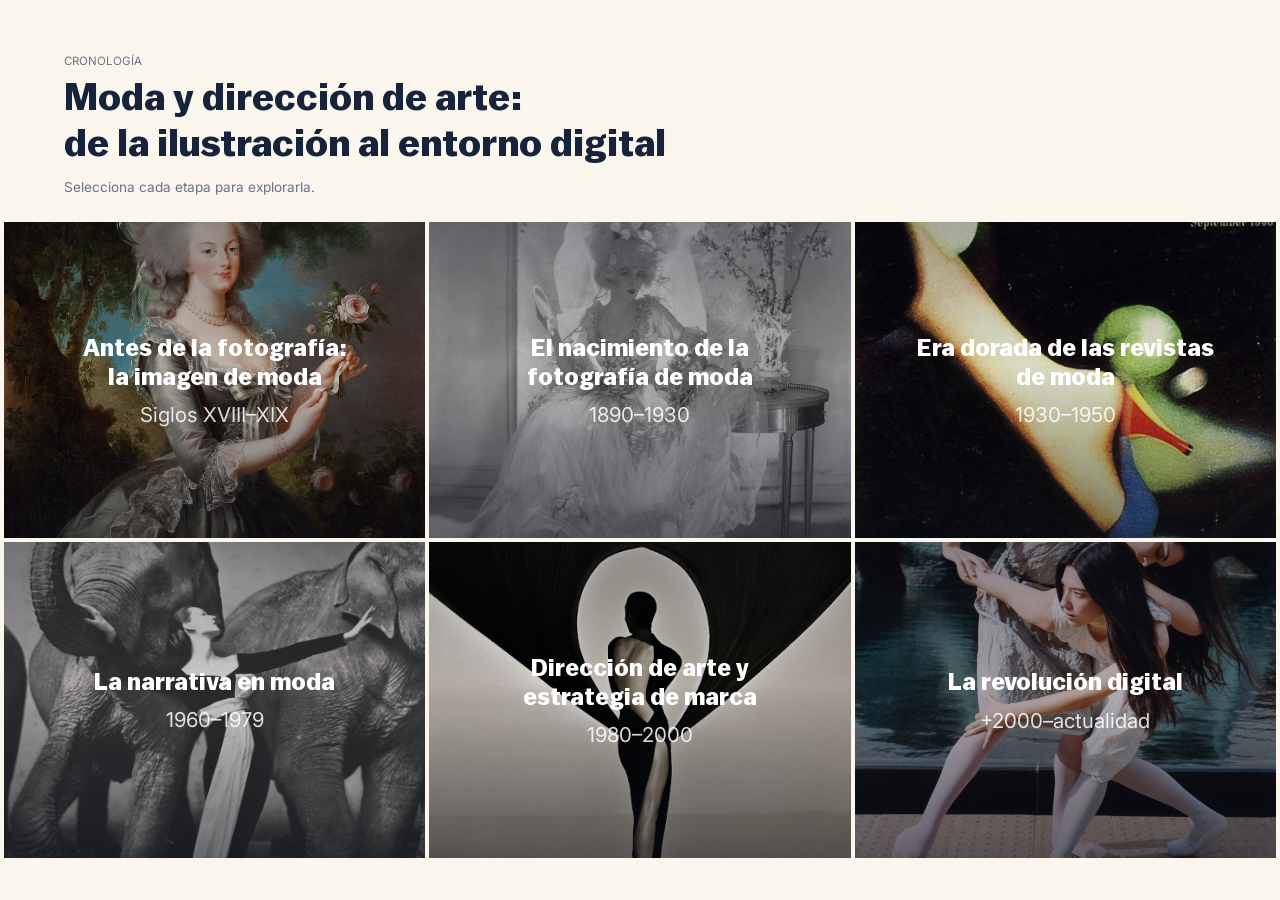
<file: index.html>
<!DOCTYPE html>
<html lang="es">
<head>
<meta charset="utf-8">
<meta name="viewport" content="width=device-width, initial-scale=1">
<title>Moda y dirección de arte: de la ilustración al entorno digital</title>
<link rel="preconnect" href="https://fonts.googleapis.com">
<link rel="preconnect" href="https://fonts.gstatic.com" crossorigin>
<link href="https://fonts.googleapis.com/css2?family=Inter:wght@400;700&family=Space+Grotesk:wght@700&display=swap" rel="stylesheet">
<link rel="stylesheet" href="styles.css">
</head>
<body>

<header class="index-header">
  <span class="index-eyebrow">Cronología</span>
  <h1 class="index-title display">Moda y dirección de arte:<br>de la ilustración al entorno digital</h1>
  <p class="index-instruction">Selecciona cada etapa para explorarla.</p>
</header>

<div class="grid">
  <a class="card" href="01.html">
    <img src="img/01-cover.jpg" alt="Antes de la fotografía: la imagen de moda">
    <div class="card-text">
      <span class="card-title display">Antes de la fotografía:<br>la imagen de moda</span>
      <span class="card-dates">Siglos XVIII–XIX</span>
    </div>
  </a>

  <a class="card" href="02.html">
    <img src="img/02-cover.jpg" alt="El nacimiento de la fotografía de moda">
    <div class="card-text">
      <span class="card-title display">El nacimiento de la fotografía de moda</span>
      <span class="card-dates">1890–1930</span>
    </div>
  </a>

  <a class="card" href="03.html">
    <img src="img/03-cover.jpg" alt="Era dorada de las revistas de moda">
    <div class="card-text">
      <span class="card-title display">Era dorada de las revistas de moda</span>
      <span class="card-dates">1930–1950</span>
    </div>
  </a>

  <a class="card" href="04.html">
    <img src="img/04-cover.jpg" alt="La narrativa en moda">
    <div class="card-text">
      <span class="card-title display">La narrativa en moda</span>
      <span class="card-dates">1960–1979</span>
    </div>
  </a>

  <a class="card" href="05.html">
    <img src="img/05-cover.jpg" alt="Dirección de arte y estrategia de marca">
    <div class="card-text">
      <span class="card-title display">Dirección de arte y estrategia de marca</span>
      <span class="card-dates">1980–2000</span>
    </div>
  </a>

  <a class="card" href="06.html">
    <img src="img/06-cover.jpg" alt="La revolución digital">
    <div class="card-text">
      <span class="card-title display">La revolución digital</span>
      <span class="card-dates">+2000–actualidad</span>
    </div>
  </a>
</div>

</body>
</html>
</file>
<file: styles.css>
/* ═══════════════════════════════════════════════════
   Moda y dirección de arte — estilos compartidos
   (index.html + páginas de detalle 01–06)
═══════════════════════════════════════════════════ */

@font-face {
  font-family: "Balto-Bold";
  src: url("fonts/Balto-Bold.woff2") format("woff2");
  font-weight: 700;
  font-style: normal;
}

*, *::before, *::after { box-sizing: border-box; margin: 0; padding: 0; }
html { overflow-x: clip; }
body {
  overflow-x: clip;
  font-family: "Inter", sans-serif;
  background: var(--cream);
  color: var(--navy);
}

:root {
  --cream: #FAF6EE;
  --navy: #16233A;
  --navy-soft: #3C4A61;
  --muted: #6B7280;
  --line: rgba(22, 35, 58, 0.12);
  --overlay: rgba(10, 14, 22, 0.55);
}

a { color: inherit; text-decoration: none; }

.display {
  font-family: "Balto-Bold", "Space Grotesk", "Inter", sans-serif;
  font-weight: 700;
}

/* ═══════════════════════════════════════════════════
   ÍNDICE — index.html
═══════════════════════════════════════════════════ */
.index-header {
  padding: 6vh 5vw 3vh;
  max-width: 900px;
}
.index-eyebrow {
  display: block;
  font-family: "Inter", sans-serif;
  font-weight: 400;
  font-size: clamp(0.65rem, 0.9vw, 0.8rem);
  letter-spacing: normal;
  text-transform: uppercase;
  color: var(--muted);
  margin-bottom: 0.6em;
}
.index-title {
  font-size: clamp(1.6rem, 3vw, 2.6rem);
  line-height: 1.2;
  color: var(--navy);
  white-space: nowrap;
}
.index-instruction {
  font-family: "Inter", sans-serif;
  font-weight: 400;
  font-size: clamp(0.85rem, 1vw, 1rem);
  color: var(--muted);
  margin-top: 0.9em;
}

.grid {
  display: grid;
  grid-template-columns: repeat(3, 1fr);
  gap: 4px;
  padding: 0 4px 4px;
}
.card {
  position: relative;
  aspect-ratio: 4 / 3;
  overflow: hidden;
  background: #d8d2c4;
  display: block;
}
.card img {
  position: absolute; inset: 0;
  width: 100%; height: 100%;
  object-fit: cover;
  transition: transform 0.5s cubic-bezier(0.25,0.1,0.25,1);
}
.card:hover img { transform: scale(1.05); }
.card::after {
  content: "";
  position: absolute; inset: 0;
  background: linear-gradient(to top, var(--overlay) 0%, rgba(10,14,22,0.15) 55%, rgba(10,14,22,0.35) 100%);
}
.card-text {
  position: absolute; inset: 0;
  z-index: 2;
  display: flex; flex-direction: column;
  align-items: center; justify-content: center;
  text-align: center; padding: 1rem;
}
.card-title {
  font-size: clamp(1.1rem, 1.9vw, 1.6rem);
  line-height: 1.2;
  color: #fff;
  max-width: 85%;
}
.card-dates {
  margin-top: 0.5em;
  font-size: clamp(1.05rem, 1.6vw, 1.4rem);
  color: rgba(255,255,255,0.85);
}

@media (max-width: 760px) {
  .grid { grid-template-columns: 1fr; }
  .card { aspect-ratio: 16 / 10; }
  .index-title { white-space: normal; }
}

/* ═══════════════════════════════════════════════════
   DETALLE — 01.html … 06.html
═══════════════════════════════════════════════════ */
.detail-media {
  position: fixed; top: 0; left: 0;
  width: 42vw; height: 100vh;
  background: #d8d2c4;
  overflow: hidden;
}
.detail-media img {
  width: 100%; height: 100%; object-fit: cover; display: block;
}
.detail-media iframe {
  position: absolute; top: 50%; left: 50%;
  width: 100vw; height: 56.25vw; /* 16:9 */
  min-width: 177.78vh; min-height: 100%; /* 16:9, cubre el panel entero */
  transform: translate(-50%, -50%);
  border: 0;
}

.video-embed {
  position: relative; width: 100%; max-width: 60ch;
  aspect-ratio: 16 / 9;
  background: #000;
  margin-bottom: 0.5em;
}
.video-embed iframe {
  position: absolute; inset: 0;
  width: 100%; height: 100%; border: 0;
}

.detail-content {
  margin-left: 42vw;
  min-height: 100vh;
}

.detail-topbar {
  display: flex; align-items: center; justify-content: space-between;
  padding: 1.4rem 3vw;
  border-bottom: 1px solid var(--line);
  position: sticky; top: 0; z-index: 50;
  background: var(--cream);
}
.back-link {
  display: inline-flex; align-items: center;
  font-size: clamp(0.7rem, 0.9vw, 0.8rem);
  letter-spacing: 0.1em; text-transform: uppercase;
  font-weight: 700;
  color: var(--navy);
  border: 1.5px solid var(--navy);
  padding: 0.6em 1.1em;
  transition: background 0.15s, color 0.15s;
}
.back-link:hover { background: var(--navy); color: var(--cream); }
.topbar-index {
  font-size: 0.75rem;
  letter-spacing: 0.08em;
  color: var(--muted);
}

.detail-body {
  display: flex;
  gap: 4vw;
  padding: 5vh 3vw 8vh;
  max-width: 1000px;
}

.article-eyebrow {
  display: block;
  font-size: clamp(0.65rem, 0.9vw, 0.8rem);
  letter-spacing: 0.16em; text-transform: uppercase;
  color: var(--muted);
  margin-bottom: 0.8em;
}
.article-title {
  font-size: clamp(2.2rem, 4vw, 3.2rem);
  line-height: 1.05;
  color: var(--navy);
  margin-bottom: 0.3em;
}
.article-dates {
  font-size: clamp(1.1rem, 1.6vw, 1.4rem);
  color: var(--navy-soft);
  font-weight: 400;
  margin-bottom: 1.6em;
}
.article-intro {
  font-size: clamp(1rem, 1.25vw, 1.15rem);
  line-height: 1.6;
  color: var(--navy);
  margin-bottom: 2em;
  max-width: 55ch;
}

.section-heading {
  font-size: clamp(0.95rem, 1.1vw, 1.05rem);
  letter-spacing: 0.02em;
  color: var(--navy);
  margin: 1.6em 0 0.7em;
}
.bullet-list {
  list-style: none;
  display: flex; flex-direction: column; gap: 0.6em;
  max-width: 60ch;
}
.bullet-list li {
  position: relative;
  padding-left: 1.2em;
  font-size: clamp(0.9rem, 1.05vw, 1rem);
  line-height: 1.55;
  color: var(--navy-soft);
}
.bullet-list li::before {
  content: "";
  position: absolute; left: 0; top: 0.55em;
  width: 5px; height: 5px; border-radius: 50%;
  background: var(--navy-soft);
}
.bullet-list li strong { color: var(--navy); }
.article-main { flex: 1; min-width: 0; }

.gallery-grid {
  display: grid;
  grid-template-columns: repeat(3, 1fr);
  gap: 10px;
  max-width: 60ch;
}
.gallery-item figure { display: flex; flex-direction: column; gap: 0.4em; }
.gallery-item img {
  width: 100%; aspect-ratio: 3 / 4;
  object-fit: cover; display: block;
  background: #d8d2c4;
}
.gallery-item figcaption {
  font-size: 0.72rem;
  line-height: 1.35;
  color: var(--muted);
}

.aside-related {
  flex: 0 0 220px;
  align-self: flex-start;
  position: sticky;
  top: 5.5rem;
}
.aside-heading {
  font-size: clamp(0.95rem, 1.1vw, 1.1rem);
  line-height: 1.3;
  color: var(--navy);
  margin-bottom: 1em;
}
.related-list {
  list-style: none;
  display: flex; flex-direction: column; gap: 0.55em;
}
.related-list a {
  font-size: 0.9rem;
  color: var(--navy-soft);
  transition: color 0.15s;
}
.related-list a:hover { color: var(--navy); }

@media (max-width: 900px) {
  .detail-media { position: relative; width: 100%; height: 46vh; }
  .detail-content { margin-left: 0; }
  .detail-body { flex-direction: column; gap: 2.5em; }
  .aside-related { flex: none; }
  .gallery-grid { grid-template-columns: repeat(2, 1fr); }
}

/* ═══════════════════════════════════════════════════
   LIGHTBOX / CARRUSEL
═══════════════════════════════════════════════════ */
.detail-media img, .gallery-item img { cursor: zoom-in; }

.lb-overlay {
  position: fixed; inset: 0; z-index: 400;
  background: rgba(10, 14, 22, 0.93);
  display: flex; align-items: center; justify-content: center;
  opacity: 0; pointer-events: none;
  transition: opacity 0.22s ease;
}
.lb-overlay.open { opacity: 1; pointer-events: all; }
.lb-img {
  max-width: 84vw; max-height: 82vh; object-fit: contain; display: block;
  box-shadow: 0 20px 60px rgba(0,0,0,0.5);
  transform: scale(0.96);
  transition: transform 0.28s cubic-bezier(0.25,0.1,0.25,1);
}
.lb-overlay.open .lb-img { transform: scale(1); }
.lb-caption {
  position: absolute; bottom: 1.75rem; left: 50%; transform: translateX(-50%);
  font-size: 0.85rem; color: rgba(255,255,255,0.65);
  text-align: center; padding: 0 1rem; max-width: 70vw;
}
.lb-counter {
  position: absolute; top: 1.4rem; left: 1.6rem;
  font-size: 0.75rem; letter-spacing: 0.08em; color: rgba(255,255,255,0.55);
}
.lb-close {
  position: absolute; top: 1.25rem; right: 1.5rem;
  font-family: "Balto-Bold", "Space Grotesk", sans-serif;
  font-size: 0.7rem; letter-spacing: 0.12em; text-transform: uppercase;
  background: none; border: none; color: #fff; cursor: pointer; padding: 0.5rem;
  opacity: 0.7; transition: opacity 0.15s;
}
.lb-close:hover { opacity: 1; }
.lb-arrow {
  position: absolute; top: 50%; transform: translateY(-50%);
  font-size: clamp(1.4rem, 2.4vw, 2.2rem); font-weight: 700;
  background: none; border: none; color: #fff; cursor: pointer; padding: 1rem;
  opacity: 0.55; transition: opacity 0.15s; user-select: none;
}
.lb-arrow:hover { opacity: 1; }
.lb-prev { left: 0.5rem; }
.lb-next { right: 0.5rem; }

@media (max-width: 760px) {
  .lb-arrow { padding: 0.6rem; }
}
</file>
